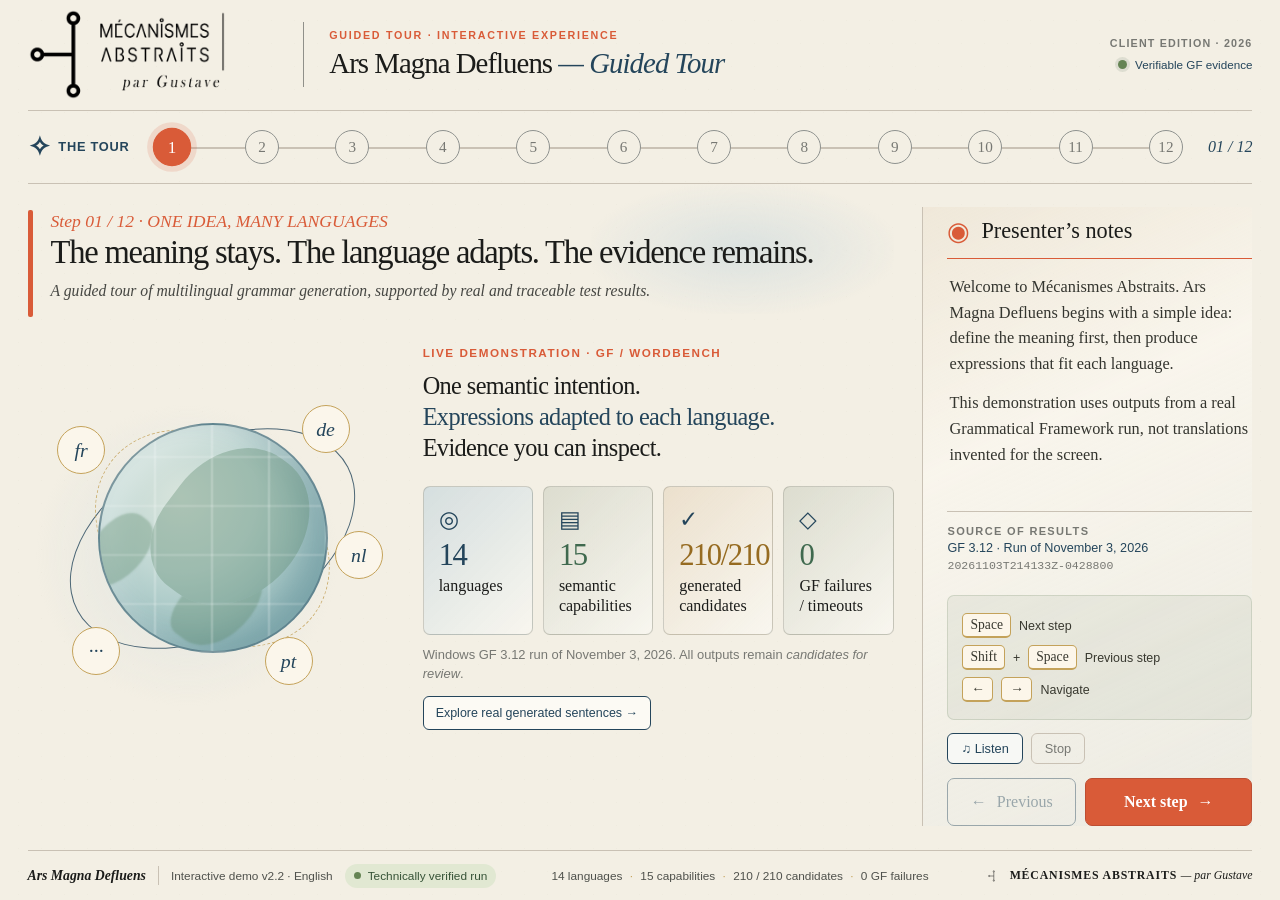
<file: console/static/tour.html>
<!doctype html>
<html lang="en">
<head>
  <meta charset="utf-8">
  <meta name="viewport" content="width=device-width,initial-scale=1">
  <meta name="theme-color" content="#F3EFE4">
  <meta name="description" content="Interactive client tour of Ars Magna Defluens by Mécanismes Abstraits, featuring real Grammatical Framework results.">
  <title>Ars Magna Defluens · Interactive Guided Tour — Mécanismes Abstraits</title>
  <link rel="icon" href="[data-uri]" type="image/svg+xml">
  <style>
:root {
  --paper:#F3EFE4;--paper-hi:#faf7f0;--paper-deep:#eae2d4;--ink:#1B1C1A;--blue:#24455B;--verm:#D95B38;--sage:#91A18C;--ochre:#C4A25A;--graphite:#777873;--line:#c9c1b4;--wash-blue:#C9D8DD;--wash-earth:#DFC7A6;
  --shadow:0 10px 38px rgba(46,42,32,.07);--font-sans:"Arial Narrow","Segoe UI",Arial,sans-serif;--font-serif:Georgia,"Times New Roman",serif
}
*,*::before,*::after{box-sizing:border-box}
html{background:var(--paper);scroll-behavior:smooth}
body{margin:0;color:var(--ink);background:var(--paper);font-family:var(--font-sans);min-height:100vh}
button,select,input{font:inherit}
button{cursor:pointer}
button:disabled{cursor:default;opacity:.42}
:focus-visible{outline:3px solid var(--verm);outline-offset:3px}
.paper-grain{pointer-events:none;position:fixed;inset:0;z-index:0;background-image:radial-gradient(rgba(123,111,87,.1) .48px,transparent .53px),radial-gradient(rgba(106,87,64,.09) .36px,transparent .5px);background-size:14px 14px,23px 23px;background-position:0 0,7px 9px;opacity:.27}
.app-shell{position:relative;z-index:1;width:min(100%,1740px);margin:auto;min-height:100vh;display:flex;flex-direction:column;padding:0 clamp(16px,2.15vw,42px)}
.topbar{min-height:111px;display:flex;align-items:center;gap:clamp(15px,2vw,34px);border-bottom:1px solid var(--line);padding:9px 0 11px}
.brand{flex:0 0 clamp(198px,19.5vw,295px);display:flex;align-items:center;max-height:87px;text-decoration:none}
.brand-logo{width:100%;height:91px;max-width:290px;object-fit:contain;object-position:left center}
.header-divider{height:65px;min-width:1px;background:var(--graphite);opacity:.8}
.product-title{min-width:0;flex:1}
.overline{font-size:.67rem;letter-spacing:.16em;font-weight:800;color:var(--verm);margin-bottom:7px}
.product-title h1{font-family:var(--font-serif);font-size:clamp(1.45rem,2.25vw,2.75rem);font-weight:500;letter-spacing:-.033em;line-height:1.1;margin:0;white-space:nowrap}
.product-title h1 em{font-weight:400;color:var(--blue)}
.top-status{display:flex;flex-direction:column;align-items:flex-end;gap:9px;min-width:173px;font-size:.73rem;color:var(--blue)}
.edition-mark{font-size:.67rem;letter-spacing:.11em;font-weight:700;color:var(--graphite)}
.status-line{display:flex;align-items:center;gap:8px;white-space:nowrap}
.status-dot{display:inline-block;flex:0 0 auto;width:9px;height:9px;border-radius:50%;background:#658454;box-shadow:0 0 0 3px rgba(145,161,140,.22)}
.progress-bar{display:flex;align-items:center;gap:25px;min-height:73px;border-bottom:1px solid var(--line)}
.progress-label{color:var(--blue);font-weight:800;white-space:nowrap;letter-spacing:.06em;font-size:.8rem;display:flex;align-items:center;gap:7px}
.compass{font-size:1.7rem;line-height:1}
.progress-steps{display:flex;position:relative;align-items:center;justify-content:space-between;gap:7px;flex:1}
.progress-steps::before{content:"";position:absolute;left:18px;right:18px;height:2px;top:50%;background:var(--line);z-index:-1}
.step-btn{width:34px;height:34px;display:grid;place-items:center;flex:0 0 auto;border-radius:50%;border:1.5px solid #8e918e;color:var(--graphite);background:var(--paper);font-family:var(--font-serif);font-size:.95rem;transition:background .2s,color .2s,transform .2s}
.step-btn.past{border-color:var(--blue);color:var(--blue)}
.step-btn.current{border-color:var(--verm);color:white;background:var(--verm);transform:scale(1.13);box-shadow:0 0 0 5px rgba(217,91,56,.15)}
.step-btn:hover:not(.current){border-color:var(--verm);color:var(--verm);background:#fffaf0}
.progress-count{white-space:nowrap;font-family:var(--font-serif);font-size:1rem;font-style:italic;color:var(--blue)}
.content-grid{display:grid;grid-template-columns:minmax(0,1fr) minmax(286px,330px);gap:clamp(20px,2.25vw,38px);flex:1;min-height:0;padding:23px 0 24px}
.main-stage{min-width:0;position:relative;overflow:visible;display:flex;flex-direction:column}
.stage-header{position:relative;padding:4px 0 0 23px;margin:0 0 19px;min-height:120px}
.stage-header:before{content:"";position:absolute;left:0;top:3px;bottom:10px;width:5px;border-radius:2px;background:var(--verm)}
.stage-header:after{content:"";pointer-events:none;z-index:-1;position:absolute;right:0;top:-23px;width:35%;height:130px;background:radial-gradient(ellipse at center,rgba(201,216,221,.57),transparent 74%)}
.stage-eyebrow{font-family:var(--font-serif);font-size:1.1rem;color:var(--verm);font-style:italic}
.stage-header h2{font-family:var(--font-serif);font-weight:500;letter-spacing:-.038em;font-size:clamp(1.88rem,2.55vw,3.35rem);line-height:1.06;margin:3px 0 10px}
.stage-lead{font-family:var(--font-serif);font-style:italic;font-size:clamp(.98rem,1.16vw,1.31rem);line-height:1.42;color:#454642;max-width:970px;margin:0}
.stage-body{flex:1;min-height:0;animation:enter .36s ease both}
@keyframes enter{from{opacity:.4;transform:translateY(9px)}to{opacity:1;transform:none}}
.panel{border:1px solid var(--line);background:rgba(252,249,242,.64);border-radius:8px;padding:19px;box-shadow:var(--shadow)}
.soft-panel{background:linear-gradient(115deg,rgba(201,216,221,.2),rgba(255,252,246,.65));border:1px solid rgba(96,118,124,.24);border-radius:8px;padding:20px}
.section-title{font-family:var(--font-serif);font-size:1.22rem;color:var(--blue);margin:0 0 12px;display:flex;align-items:center;gap:9px}
.section-title:after{content:"";flex:1;height:1px;background:var(--line);margin-left:9px}
.small-label{text-transform:uppercase;letter-spacing:.12em;font-weight:800;font-size:.69rem;color:var(--graphite)}
.narration-panel{background:linear-gradient(155deg,rgba(223,199,166,.17),rgba(255,252,245,.48) 35%,rgba(201,216,221,.16));border-left:1px solid var(--line);padding:8px 0 0 24px;display:flex;flex-direction:column;min-width:0}
.narration-heading{display:flex;gap:11px;align-items:center;padding-bottom:11px;border-bottom:1.5px solid var(--verm);color:var(--ink)}
.narration-heading h2{margin:0;font:500 1.39rem/1.16 var(--font-serif)}
.narration-icon{color:var(--verm);font-size:1.65rem}
.narration-body{font-family:var(--font-serif);font-size:1.02rem;line-height:1.57;color:#34352f;padding:15px 2px 9px;flex:1}
.narration-body p{margin:0 0 14px}
.narration-source{display:flex;flex-direction:column;gap:4px;border-top:1px solid var(--line);padding:13px 0;font-size:.79rem;color:var(--blue)}
.source-id{font-family:Consolas,"Courier New",monospace;font-size:.72rem;color:var(--graphite);word-break:break-all}
.keyboard-hint{background:rgba(145,161,140,.13);border:1px solid rgba(111,132,102,.21);border-radius:7px;padding:10px 14px;margin:10px 0 13px;font-size:.78rem;color:#38382f}
.keyboard-hint p{display:flex;align-items:center;gap:8px;margin:7px 0}
kbd{font-family:var(--font-serif);font-size:.85rem;display:inline-flex;min-width:31px;justify-content:center;padding:3px 7px;border:1px solid var(--ochre);border-bottom-width:2px;border-radius:5px;background:#fcf6ea}
.narration-actions{display:flex;align-items:center;gap:8px;margin:0 0 14px}
.soft-btn,.quiet-btn{border-radius:6px;padding:7px 13px;font-size:.8rem}
.soft-btn{border:1px solid var(--blue);background:#f7f8f5;color:var(--blue)}
.soft-btn:hover{background:#e1ebe9}
.quiet-btn{border:1px solid var(--line);background:transparent;color:var(--graphite)}
.nav-buttons{display:grid;grid-template-columns:1fr 1.3fr;gap:9px}
.nav-btn{border-radius:7px;min-height:48px;display:flex;align-items:center;justify-content:center;gap:10px;font-family:var(--font-serif);font-size:1rem;transition:background .2s,transform .15s}
.nav-btn:active{transform:scale(.98)}
.nav-prev{border:1px solid var(--blue);background:transparent;color:var(--blue)}
.nav-next{border:1px solid #bd4e32;background:var(--verm);color:white;font-weight:600}
.nav-next:hover:not(:disabled){background:#bd492a}
.footer{min-height:50px;display:flex;align-items:center;justify-content:space-between;gap:12px;border-top:1px solid var(--line);font-size:.74rem;color:#4f514c;white-space:nowrap}
.footer-left{display:flex;align-items:center;gap:12px}
.footer-left strong{font-family:var(--font-serif);color:var(--ink);font-size:.86rem;font-style:italic;white-space:nowrap}
.foot-rule{height:19px;border-left:1px solid var(--line)}
.status-pill{background:#e1e8d2;color:#365337;border-radius:20px;padding:5px 9px;display:inline-flex;align-items:center;gap:7px}
.status-pill .status-dot{width:7px;height:7px;box-shadow:none}
.footer-center span{color:var(--ochre);padding:0 4px}
.footer-brand{display:flex;align-items:center;gap:7px;color:var(--ink);font-family:var(--font-serif);letter-spacing:.07em;font-weight:600}
.footer-brand img{width:19px;height:24px;object-fit:contain}
.footer-brand em{font-weight:400;letter-spacing:0;white-space:nowrap}
/* Components shared across steps */
.hero-grid{display:grid;grid-template-columns:minmax(0,.88fr) minmax(0,1.12fr);gap:25px;align-items:center}
.poster-diagram{position:relative;min-height:350px;display:grid;place-items:center;background:radial-gradient(circle at 43% 55%,rgba(201,216,221,.44),transparent 53%);overflow:hidden}
.orbit{position:absolute;width:83%;height:54%;border:1.4px solid var(--blue);border-radius:50%;transform:rotate(-28deg);opacity:.8}
.orbit.two{transform:rotate(37deg);height:55%;width:69%;border-color:var(--ochre);border-style:dashed}
.globe{width:230px;height:230px;border-radius:50%;border:2px solid rgba(36,69,91,.45);box-shadow:inset -22px -12px 30px rgba(33,75,99,.18),inset 15px 13px 25px rgba(255,255,255,.32);background:radial-gradient(circle at 36% 32%,#d8e4dc 0%,#c0d7d3 36%,#91b9ba 75%,#8baeb5 100%);position:relative;overflow:hidden}
.globe:before{content:"";position:absolute;width:135px;height:170px;left:65px;top:18px;border-radius:52% 49% 58% 40%;background:rgba(97,140,112,.37);transform:rotate(37deg);box-shadow:-78px 88px 2px -42px rgba(97,140,112,.37),34px 67px 2px -34px rgba(97,140,112,.4)}
.globe:after{content:"";position:absolute;inset:0;border-radius:50%;background:repeating-linear-gradient(90deg,transparent 0px,transparent 53px,rgba(255,255,255,.25) 55px,transparent 57px),repeating-linear-gradient(0deg,transparent 0px,transparent 45px,rgba(255,255,255,.19) 47px,transparent 49px)}
.orbit-label{position:absolute;border:1px solid var(--ochre);border-radius:50%;width:48px;height:48px;background:#fbf6eb;display:grid;place-items:center;font:italic 1.24rem var(--font-serif);color:var(--blue)}
.orbit-label.a{left:8%;top:18%}.orbit-label.b{right:13%;top:12%}.orbit-label.c{right:4%;top:48%}.orbit-label.d{right:23%;bottom:8%}.orbit-label.e{left:12%;bottom:11%}
.hero-statement{font-family:var(--font-serif);font-size:clamp(1.33rem,1.9vw,2.3rem);line-height:1.27;letter-spacing:-.025em;margin:4px 0 22px}
.hero-statement strong{color:var(--blue);font-weight:500}
.kicker{color:var(--verm);font-weight:800;letter-spacing:.13em;font-size:.73rem;margin-bottom:12px}
.metric-grid{display:grid;grid-template-columns:repeat(4,minmax(0,1fr));gap:10px}
.metric{border:1px solid rgba(123,125,108,.34);border-radius:7px;padding:18px 15px;background:rgba(247,250,248,.65);min-height:138px}
.metric.blue{background:linear-gradient(135deg,rgba(201,216,221,.72),rgba(251,250,245,.63))}.metric.green{background:linear-gradient(135deg,rgba(145,161,140,.23),rgba(251,250,245,.64))}.metric.gold{background:linear-gradient(135deg,rgba(223,199,166,.37),rgba(251,250,245,.65))}
.metric-icon{color:var(--blue);font-size:1.45rem;display:block;height:29px}
.metric-value{font:500 clamp(1.6rem,2.4vw,2.6rem)/1.05 var(--font-serif);color:var(--blue);letter-spacing:-.05em;margin:5px 0}
.metric.gold .metric-value{color:#966b21}.metric.green .metric-value{color:#3f694e}
.metric-label{font:1rem/1.25 var(--font-serif)}
.proof-tag{display:inline-flex;align-items:center;gap:7px;padding:6px 10px;border-radius:22px;font-size:.73rem;border:1px solid #a7b0a7;background:#edf1e7;color:#40583e;white-space:nowrap}
.proof-tag::before{content:"✓";color:#557a4c;font-weight:700}
.proof-tag.amber{color:#91601a;border-color:#d2b07a;background:#fcf2df}.proof-tag.amber::before{content:"≋";color:#a57c25}
.inline-note{font-size:.81rem;line-height:1.45;color:var(--graphite);margin-top:11px}
.two-columns{display:grid;grid-template-columns:1.04fr .96fr;gap:17px}
.three-columns{display:grid;grid-template-columns:repeat(3,minmax(0,1fr));gap:13px}
.feature-card{border:1px solid var(--line);border-radius:8px;padding:21px 20px;background:rgba(251,248,241,.72);min-height:165px}
.feature-glyph{font-size:1.7rem;color:var(--blue)}
.feature-card h3{font:500 1.32rem var(--font-serif);margin:10px 0 7px}
.feature-card p{font-size:.88rem;line-height:1.57;color:#575853;margin:0}
.feature-card .tag{color:var(--verm);font-size:.7rem;text-transform:uppercase;letter-spacing:.1em;font-weight:800}
.control-row{display:flex;align-items:center;gap:11px;flex-wrap:wrap;margin-bottom:12px}
.control-row label{font-size:.85rem;font-weight:700;color:var(--blue)}
.control-row select,.control-row input{height:40px;border:1px solid var(--line);background:#fcfaf5;border-radius:6px;color:var(--ink);padding:0 11px;min-width:220px;max-width:100%}
.small-btn{border:1px solid var(--blue);background:#fcfaf4;color:var(--blue);padding:9px 12px;border-radius:6px;font-size:.78rem}
.small-btn:hover{background:#e5eee9}
.examples-grid{display:grid;grid-template-columns:repeat(2,minmax(0,1fr));gap:9px}
.example-row{min-height:56px;display:flex;align-items:center;gap:11px;padding:10px 12px;border:1px solid rgba(119,120,115,.21);border-radius:6px;background:rgba(252,249,243,.8)}
.language-pill{min-width:42px;display:inline-grid;place-items:center;border-radius:5px;padding:5px 7px;background:#e3ebed;border:1px solid #c6d3d6;color:var(--blue);font:700 .75rem var(--font-sans)}
.example-text{font:italic clamp(.95rem,1.12vw,1.24rem)/1.28 var(--font-serif);flex:1;min-width:0;overflow-wrap:anywhere}
.example-row button{border:0;background:none;color:var(--graphite);font-size:1rem;padding:5px 7px;border-radius:4px}
.example-row button:hover{background:#e5eee9;color:var(--blue)}
.matrix-frame{overflow-x:auto;border:1px solid var(--line);border-radius:8px;background:rgba(252,250,245,.64)}
.matrix{border-collapse:collapse;min-width:770px;width:100%;font-size:.8rem}
.matrix th,.matrix td{border-bottom:1px solid rgba(119,120,115,.2);text-align:center;padding:9px 6px}
.matrix thead th{font-family:Consolas,"Courier New",monospace;color:var(--blue);background:#edf0e8;position:sticky;top:0}
.matrix th:first-child,.matrix td:first-child{text-align:left;white-space:nowrap;padding-left:14px}
.matrix td button{width:19px;height:19px;border:1px solid #75916b;border-radius:4px;background:#dce9d7;color:#496d3d;line-height:1;font-size:.73rem}
.matrix td button:hover{background:var(--blue);color:#fff;border-color:var(--blue)}
.matrix .picked{background:rgba(223,199,166,.31)}
.matrix-popup{margin-top:10px;padding:11px 14px;background:#e9efe9;border-left:3px solid var(--blue);font:italic 1rem var(--font-serif)}
.capability-tabs{display:flex;gap:7px;flex-wrap:wrap;margin:0 0 14px}
.pill-btn{background:rgba(250,247,241,.83);border:1px solid #c2c2b7;color:var(--blue);border-radius:22px;padding:8px 15px;font-size:.79rem}
.pill-btn.active{background:var(--blue);color:white;border-color:var(--blue)}
.capability-list{display:grid;grid-template-columns:repeat(3,minmax(0,1fr));gap:8px}
.capability-item{min-height:65px;padding:11px 12px;background:rgba(252,250,246,.85);border:1px solid var(--line);border-radius:6px;display:flex;align-items:center;gap:9px;text-align:left;color:var(--ink)}
.capability-item:hover,.capability-item.selected{border-color:var(--verm);background:#fffaf2}
.cap-number{font-family:var(--font-serif);font-style:italic;color:var(--verm);font-size:1.15rem}
.cap-name{font-size:.84rem;font-weight:700}
.capability-detail{margin-top:12px;padding:17px;border:1px solid rgba(36,69,91,.2);border-radius:6px;background:#ebefeb;font-size:.87rem}
.timeline-verb{display:grid;grid-template-columns:repeat(4,1fr);gap:12px;margin:16px 0 20px}
.verb-card{position:relative;background:#faf8f1;border-top:4px solid var(--blue);padding:16px 15px;border-radius:5px;box-shadow:var(--shadow)}
.verb-card:nth-child(2){border-top-color:var(--ochre)}.verb-card:nth-child(3){border-top-color:var(--sage)}.verb-card:nth-child(4){border-top-color:var(--verm)}
.verb-card h3{font:500 1.14rem var(--font-serif);margin:4px 0 7px}
.verb-card p{font-size:.81rem;color:#66665d;line-height:1.45;margin:0}
.repair-grid{display:grid;grid-template-columns:repeat(2,minmax(0,1fr));gap:10px}
.repair{border:1px solid var(--line);border-radius:7px;background:#fbf8f1;padding:13px 16px}
.repair h3{color:var(--blue);font-size:.8rem;letter-spacing:.07em;text-transform:uppercase;margin:0 0 10px}
.repair-line{display:flex;gap:10px;align-items:center;margin:7px 0;font-family:var(--font-serif);font-size:1.04rem}
.repair-line .old{text-decoration:line-through;color:#a2473a}.repair-line .new{color:#365e42;font-weight:600}
.repair-line small{color:var(--graphite);font-family:var(--font-sans);font-size:.72rem;min-width:47px}
.evidence-panel{padding:18px;border:1px solid var(--line);background:#f7f2e8;border-radius:8px}
.evidence-line{font:1.7rem/1.5 var(--font-serif);padding:16px 17px;border-left:4px solid var(--ochre);background:#fffdf9;margin:11px 0 17px;word-break:break-word}
.evidence-details{display:grid;grid-template-columns:repeat(2,1fr);gap:10px}
.evidence-details .d{background:rgba(201,216,221,.24);border-radius:5px;padding:11px;font-size:.84rem}
.evidence-details strong{display:block;color:var(--blue);margin-bottom:5px}
.architecture{display:flex;flex-direction:column;align-items:stretch;gap:10px;padding:15px}
.arch-node{display:flex;align-items:center;justify-content:space-between;gap:10px;padding:14px 16px;background:#fbf9f3;border:1px solid var(--line);border-radius:7px;text-align:left;color:var(--ink)}
.arch-node.active{border-color:var(--verm);background:#fff5e9}
.arch-node strong{font:500 1.18rem var(--font-serif);color:var(--blue)}
.arch-node small{color:#666760;font-size:.8rem}
.arch-arrow{text-align:center;color:var(--verm);font-size:1.3rem;line-height:1}
.roadmap{display:grid;grid-template-columns:repeat(3,minmax(0,1fr));gap:12px}
.roadmap-item{padding:19px;background:#fbf9f3;border:1px solid var(--line);border-radius:8px}
.roadmap-item .phase{color:var(--verm);font-family:var(--font-serif);font-size:1.8rem}
.roadmap-item h3{font:500 1.14rem var(--font-serif);margin:8px 0}
.roadmap-item p{color:#62635e;line-height:1.5;font-size:.84rem;margin:0}
.ending{position:relative;max-width:870px;margin:15px auto;display:flex;flex-direction:column;align-items:center;text-align:center;padding:28px}
.ending-mark{width:88px;height:88px;opacity:.7;margin:7px auto 17px}
.ending h3{font:500 clamp(1.9rem,3.5vw,4rem)/1.14 var(--font-serif);letter-spacing:-.04em;margin:8px 0 17px}
.ending h3 em{color:var(--blue)}
.ending p{font-family:var(--font-serif);font-size:1.1rem;line-height:1.5;color:#555a55}
.ending .buttons{display:flex;gap:10px;flex-wrap:wrap;justify-content:center;margin-top:19px}
.mini-tag{font-size:.71rem;display:inline-block;padding:5px 9px;border-radius:20px;background:rgba(201,216,221,.4);color:var(--blue)}
.noscript{padding:2rem;text-align:center;background:#f6dfd0;color:#a22}
@media(max-width:1200px){.content-grid{grid-template-columns:minmax(0,1fr) 270px;gap:18px}.narration-panel{padding-left:16px}.top-status{display:none}.footer-brand{display:none}.brand{flex-basis:185px}.hero-grid{grid-template-columns:.83fr 1.17fr}.globe{width:175px;height:175px}.poster-diagram{min-height:300px}.orbit-label{width:39px;height:39px}.metric{padding:12px}.metric-label{font-size:.82rem}}
@media(max-width:900px){.app-shell{padding:0 16px}.topbar{min-height:95px;gap:15px}.brand{flex:0 0 140px}.brand-logo{height:67px}.product-title h1{white-space:normal;font-size:1.65rem}.progress-bar{gap:12px}.progress-label{display:none}.step-btn{height:28px;width:28px;font-size:.8rem}.content-grid{display:block}.main-stage{min-height:400px}.narration-panel{margin-top:18px;border-left:0;border-top:1px solid var(--line);padding:17px 0 0}.narration-body{max-width:none}.narration-source,.keyboard-hint{display:none}.footer{flex-wrap:wrap;gap:8px;padding:12px 0}.footer-center{order:2;width:100%}.hero-grid{grid-template-columns:1fr}.poster-diagram{min-height:280px}.metric-grid{grid-template-columns:repeat(2,minmax(0,1fr))}}
@media(max-width:590px){.brand{flex-basis:104px}.brand-logo{height:58px}.header-divider{height:45px}.overline{font-size:.56rem}.product-title h1{font-size:1.2rem}.product-title h1 em{display:block}.progress-bar{min-height:64px}.progress-count{font-size:.72rem}.progress-steps{gap:3px}.progress-steps:before{left:9px;right:9px}.step-btn{width:19px;height:19px;font-size:.55rem;border-width:1px}.step-btn.current{box-shadow:0 0 0 3px rgba(217,91,56,.2)}.stage-header{padding-left:16px}.stage-header h2{font-size:1.85rem}.stage-eyebrow{font-size:.91rem}.three-columns,.two-columns,.examples-grid,.repair-grid,.timeline-verb,.roadmap,.capability-list{grid-template-columns:1fr}.metric-grid{grid-template-columns:repeat(2,minmax(0,1fr))}.metric{min-height:118px}.footer-left{flex-wrap:wrap}.footer-center{font-size:.68rem;white-space:normal}.evidence-details{grid-template-columns:1fr}}
@media(prefers-reduced-motion:reduce){*,*::before,*::after{animation:none!important;transition:none!important;scroll-behavior:auto!important}}

/* Vue de lecture GF / données originales : ne change jamais les preuves. */
.gf-raw-toggle { display:inline-flex; align-items:center; gap:9px; margin-left:auto; cursor:pointer; padding:8px 12px; border:1px solid #d5d4c8; border-radius:7px; font:600 .76rem/1.2 var(--font-sans); color:var(--blue); background:#f8f4e9; white-space:nowrap; }
.gf-raw-toggle input { width:16px; height:16px; margin:0; accent-color:var(--blue); cursor:pointer; }
.gf-raw-toggle:hover { background:#eaf0ed; border-color:#aabbb6; }
@media (max-width:740px) { .gf-raw-toggle { margin-left:0; white-space:normal; } }

</style>
</head>
<body>
<div class="paper-grain" aria-hidden="true"></div>
<div class="app-shell" id="app">
  <header class="topbar">
    <a href="#" class="brand" id="brandLink" aria-label="Mécanismes Abstraits — return to the start of the tour">
      <img src="[data-uri]" alt="Mécanismes Abstraits, par Gustave" class="brand-logo">
    </a>
    <span class="header-divider" aria-hidden="true"></span>
    <div class="product-title">
      <div class="overline">GUIDED TOUR · INTERACTIVE EXPERIENCE</div>
      <h1>Ars Magna Defluens <em>— Guided Tour</em></h1>
    </div>
    <div class="top-status">
      <span class="edition-mark">CLIENT EDITION · 2026</span>
      <span class="status-line"><span class="status-dot"></span> Verifiable GF evidence</span>
    </div>
  </header>

  <nav class="progress-bar" aria-label="Tour steps">
    <span class="progress-label"><span class="compass" aria-hidden="true">✧</span> THE TOUR</span>
    <div class="progress-steps" id="progressSteps"></div>
    <span class="progress-count" id="progressCount">01 / 12</span>
  </nav>

  <div class="content-grid">
    <main id="mainStage" class="main-stage" tabindex="-1" aria-label="Step content"></main>
    <aside class="narration-panel" aria-label="Presenter commentary">
      <div class="narration-heading"><span class="narration-icon" aria-hidden="true">◉</span><h2>Presenter’s notes</h2></div>
      <div class="narration-body" id="narrationText" aria-live="polite"></div>
      <div class="narration-source">
        <span class="small-label">SOURCE OF RESULTS</span>
        <span>GF 3.12 · Run of November 3, 2026</span>
        <span class="source-id">20261103T214133Z-0428800</span>
      </div>
      <div class="keyboard-hint">
        <p><kbd>Space</kbd> Next step</p>
        <p><kbd>Shift</kbd> + <kbd>Space</kbd> Previous step</p>
        <p><kbd>←</kbd> <kbd>→</kbd> Navigate</p>
      </div>
      <div class="narration-actions">
        <button id="speakBtn" class="soft-btn" type="button" aria-label="Read the commentary aloud">♫ <span>Listen</span></button>
        <button id="stopBtn" class="quiet-btn" type="button" aria-label="Stop voice playback">Stop</button>
      </div>
      <div class="nav-buttons">
        <button id="prevBtn" type="button" class="nav-btn nav-prev">← <span>Previous</span></button>
        <button id="nextBtn" type="button" class="nav-btn nav-next"><span>Next step</span> <span aria-hidden="true">→</span></button>
      </div>
    </aside>
  </div>

  <footer class="footer">
    <div class="footer-left"><strong>Ars Magna Defluens</strong><span class="foot-rule"></span><span>Interactive demo v2.2 · English</span><span class="status-pill"><span class="status-dot"></span> Technically verified run</span></div>
    <div class="footer-center">14 languages <span>·</span> 15 capabilities <span>·</span> 210 / 210 candidates <span>·</span> 0 GF failures</div>
    <div class="footer-brand"><img src="[data-uri]" alt="" aria-hidden="true"><span>MÉCANISMES ABSTRAITS <em>— par Gustave</em></span></div>
  </footer>
</div>
<noscript><p class="noscript">This interactive tour requires JavaScript. Open this file in Edge, Chrome, or Firefox with JavaScript enabled.</p></noscript>
<script>
window.DEFLUENS_DATA={"langs":["Eng","Fre","Spa","Ger","Dut","Swe","Dan","Nor","Nno","Fin","Est","Afr","Ita","Por"],"labels":{"Eng":"English","Fre":"French","Spa":"Spanish","Ger":"German","Dut":"Dutch","Swe":"Swedish","Dan":"Danish","Nor":"Norwegian Bokmål","Nno":"Norwegian Nynorsk","Fin":"Finnish","Est":"Estonian","Afr":"Afrikaans","Ita":"Italian","Por":"Portuguese"},"rows":{"Eng":{"factual-present":"Mira is ready","past-event":"Mira arrived","past-state":"Mira was tired","future-reference":"Mira will return","factual-negation":"Mira isn't ready","temporal-order":"Mira rests after the meeting","condition-real":"if Mira arrives the device works","possibility":"Mira can return","source-attribution":"Mira says that the device is ready","quantity":"Mira carries two books","location":"Mira is in the house","instruction":"wait","prohibition":"don't wait","obligation":"you must wait","conditional-instruction":"wait if Mira arrives"},"Fre":{"factual-present":"Mira est prête","past-event":"Mira est arrivée","past-state":"Mira était fatiguée","future-reference":"Mira reviendra","factual-negation":"Mira n' &+ est pas prête","temporal-order":"Mira se repose après la réunion","condition-real":"si Mira arrive le dispositif fonctionne","possibility":"Mira peut revenir","source-attribution":"Mira dit que le dispositif est prêt","quantity":"Mira porte deux livres","location":"Mira est dans la maison","instruction":"attends","prohibition":"n' &+ attends pas","obligation":"tu dois attendre","conditional-instruction":"attends si Mira arrive"},"Spa":{"factual-present":"Mira está lista","past-event":"Mira ha llegado","past-state":"Mira estaba cansada","future-reference":"Mira volverá","factual-negation":"Mira no está lista","temporal-order":"Mira descansa después de la reunión","condition-real":"si Mira llega el dispositivo funciona","possibility":"Mira puede volver","source-attribution":"Mira dice que el dispositivo está listo","quantity":"Mira lleva dos libros","location":"Mira está en la casa","instruction":"espera","prohibition":"no esperes","obligation":"tú debes esperar","conditional-instruction":"espera si Mira llega"},"Ger":{"factual-present":"Mira ist bereit","past-event":"Mira kam an","past-state":"Mira war müde","future-reference":"Mira wird zurückkehren","factual-negation":"Mira ist nicht bereit","temporal-order":"Mira ruht nach der Besprechung","condition-real":"wenn Mira ankommt funktioniert das Gerät","possibility":"Mira kann zurückkehren","source-attribution":"Mira sagt , dass das Gerät bereit ist","quantity":"Mira trägt zwei Bücher","location":"Mira ist im Haus","instruction":"warte","prohibition":"warte nicht","obligation":"du musst warten","conditional-instruction":"warte wenn Mira ankommt"},"Dut":{"factual-present":"Mira is klaar","past-event":"Mira kwam aan","past-state":"Mira was moe","future-reference":"Mira zal terugkeren","factual-negation":"Mira is niet klaar","temporal-order":"Mira rust na de vergadering","condition-real":"als Mira aankomt werkt het apparaat","possibility":"Mira kan terugkeren","source-attribution":"Mira zegt dat het apparaat klaar is","quantity":"Mira draagt twee boeken","location":"Mira is in het huis","instruction":"wacht","prohibition":"wacht niet","obligation":"jij moet wachten","conditional-instruction":"wacht als Mira aankomt"},"Swe":{"factual-present":"Mira är redo","past-event":"Mira anlände","past-state":"Mira var trött","future-reference":"Mira ska återvända","factual-negation":"Mira är inte redo","temporal-order":"Mira vilar efter mötet","condition-real":"om Mira anländer fungerar apparaten","possibility":"Mira kan återvända","source-attribution":"Mira säger att apparaten är redo","quantity":"Mira bär två böcker","location":"Mira är i huset","instruction":"vänta","prohibition":"vänta inte","obligation":"du måste vänta","conditional-instruction":"vänta om Mira anländer"},"Dan":{"factual-present":"Mira er klar","past-event":"Mira ankom","past-state":"Mira var træt","future-reference":"Mira vil returnere","factual-negation":"Mira er ikke klar","temporal-order":"Mira hviler efter mødet","condition-real":"hvis Mira ankommer fungerer apparatet","possibility":"Mira kan returnere","source-attribution":"Mira siger at apparatet er klart","quantity":"Mira bærer to bøger","location":"Mira er i huset","instruction":"vent","prohibition":"vent ikke","obligation":"du må vente","conditional-instruction":"vent hvis Mira ankommer"},"Nor":{"factual-present":"Mira er klar","past-event":"Mira ankom","past-state":"Mira var trøtt","future-reference":"Mira vil returnere","factual-negation":"Mira er ikke klar","temporal-order":"Mira hviler etter møtet","condition-real":"hvis Mira ankommer virker apparatet","possibility":"Mira kan returnere","source-attribution":"Mira sier at apparatet er klart","quantity":"Mira bærer to bøker","location":"Mira er i huset","instruction":"vent","prohibition":"vent ikke","obligation":"du må vente","conditional-instruction":"vent hvis Mira ankommer"},"Nno":{"factual-present":"Mira er klar","past-event":"Mira kom","past-state":"Mira var trøytt","future-reference":"Mira vil returnere","factual-negation":"Mira er ikkje klar","temporal-order":"Mira kvilar etter møtet","condition-real":"viss Mira kjem verkar apparatet","possibility":"Mira kan returnere","source-attribution":"Mira seier at apparatet er klart","quantity":"Mira ber to bøker","location":"Mira er i huset","instruction":"vent","prohibition":"vent ikkje","obligation":"du må vente","conditional-instruction":"vent viss Mira kjem"},"Fin":{"factual-present":"Mira on valmis","past-event":"Mira saapui","past-state":"Mira oli väsynyt","future-reference":"Mira palaa","factual-negation":"Mira ei ole valmis","temporal-order":"Mira lepää kokouksen jälkeen","condition-real":"jos Mira saapuu laite toimii","possibility":"Mira voi palata","source-attribution":"Mira sanoo , että laite on valmis","quantity":"Mira kantaa kaksi kirjaa","location":"Mira on talossa","instruction":"odota","prohibition":"älä odota","obligation":"sinun täytyy odottaa","conditional-instruction":"odota jos Mira saapuu"},"Est":{"factual-present":"Mira on valmis","past-event":"Mira saabus","past-state":"Mira oli väsinud","future-reference":"Mira naaseb","factual-negation":"Mira ei ole valmis","temporal-order":"Mira puhkab koosoleki järel","condition-real":"kui Mira saabub seade töötab","possibility":"Mira võib naast &+ a","source-attribution":"Mira ütleb et seade on valmis","quantity":"Mira kannab kaks raamatut","location":"Mira on majas","instruction":"oota","prohibition":"ära oota","obligation":"sina pead ootam &+ a","conditional-instruction":"oota kui Mira saabub"},"Afr":{"factual-present":"Mira is gereed","past-event":"Mira het aangekom","past-state":"Mira was moeg","future-reference":"Mira sal terugkeer","factual-negation":"Mira is nie gereed nie","temporal-order":"Mira rus na die vergadering","condition-real":"as Mira aankom werk die toestel","possibility":"Mira kan terugkeer","source-attribution":"Mira sê dat die toestel gereed is","quantity":"Mira dra twee boeke","location":"Mira is in die huis","instruction":"wag","prohibition":"moenie wag nie","obligation":"jy moet wag","conditional-instruction":"wag as Mira aankom"},"Ita":{"factual-present":"Mira è pronta","past-event":"Mira è arrivata","past-state":"Mira era stanca","future-reference":"Mira tornerà","factual-negation":"Mira non è pronta","temporal-order":"Mira riposa dopo la riunione","condition-real":"se Mira arriva il dispositivo funziona","possibility":"Mira può tornare","source-attribution":"Mira dice che il dispositivo è pronto","quantity":"Mira porta due libri","location":"Mira è nella casa","instruction":"aspetta","prohibition":"non aspettare","obligation":"tu devi aspettare","conditional-instruction":"aspetta se Mira arriva"},"Por":{"factual-present":"Mira está pronta","past-event":"Mira chegou","past-state":"Mira estava cansada","future-reference":"Mira voltará","factual-negation":"Mira não está pronta","temporal-order":"Mira descansa depois da reunião","condition-real":"se Mira chega o dispositivo funciona","possibility":"Mira pode voltar","source-attribution":"Mira diz que o dispositivo está pronto","quantity":"Mira carrega dois livros","location":"Mira está na casa","instruction":"espere","prohibition":"não espere","obligation":"você deve esperar","conditional-instruction":"espere se Mira chegar"}},"capabilities":[["factual-present","Present fact","Facts"],["past-event","Past event","Time"],["past-state","Past state","Time"],["future-reference","Future reference","Time"],["factual-negation","Factual negation","Facts"],["temporal-order","Temporal ordering","Logic"],["condition-real","Real condition","Logic"],["possibility","Possibility","Modality"],["source-attribution","Source attribution","Information"],["quantity","Quantity","Information"],["location","Location","Information"],["instruction","Instruction","Instructions"],["prohibition","Prohibition","Instructions"],["obligation","Obligation","Instructions"],["conditional-instruction","Conditional instruction","Instructions"]],"summary":{"candidates":210,"failed":0,"timeouts":0,"elapsed":174,"batch_id":"20261103T214133Z-0428800","started_at":"2026-11-03T21:41:33.280666+00:00","gold_approved":false}};
</script>
<script>
/* Ars Magna Defluens — interactive guided tour v2.2 (English).
   Data: GF run 20261103T214133Z-0428800 (210 candidats / 14 langues).
   This demo does not pretend to connect to a live GF engine. */
(() => {
  'use strict';
  const D = window.DEFLUENS_DATA;
  if (!D || !Array.isArray(D.langs) || D.langs.length !== 14) {
    document.getElementById('mainStage').textContent='Unable to load local GF evidence.';
    return;
  }
  const $ = id => document.getElementById(id);
  const h = s => String(s ?? '').replace(/[&<>"']/g,c=>({'&':'&amp;','<':'&lt;','>':'&gt;','"':'&quot;',"'":'&#39;'}[c]));
  const langs=D.langs;
  const caps=D.capabilities.map(([id,label,group])=>({id,label,group}));
  const findCap=id=>caps.find(x=>x.id===id)||caps[0];
  const capGroups=[...new Set(caps.map(x=>x.group))];
  // GF uses &+ to join adjacent tokens: n' &+ est -> n'est.
  // This transformation affects presentation ONLY, never D.rows,
  // which holds the verbatim GF outputs used as evidence.
  function normalizeGFText(value){
    return String(value ?? '').replace(/[\s\u00a0]*&\+[\s\u00a0]*/g,'');
  }
  const getRawSentence=(lang,id)=>D.rows[lang]?.[id]||'—';
  const getSentence=(lang,id)=>rawMode?getRawSentence(lang,id):normalizeGFText(getRawSentence(lang,id));
  const sampleCaps=['past-event','future-reference','conditional-instruction','quantity','location'];
  let slide=0,activeCap='past-event',selectedLanguage='Fre',group='All',voiceOn=false,rawMode=false,matrixSelection=null;
  const narration=[
    "Welcome to Mécanismes Abstraits. Ars Magna Defluens begins with a simple idea: define the meaning first, then produce expressions that fit each language. This demonstration uses outputs from a real Grammatical Framework run, not translations invented for the screen.",
    "The underlying principle is to separate what we mean from how we say it. A past event can take different grammatical forms in French, German, and Estonian. We do not force every language to share one grammar. We ask each construction to preserve the same semantic intent.",
    "Here is the technical result of the latest run: 14 languages and 15 scenarios per language, giving 210 generated candidates with no GF failures and no timeouts. This demonstrates successful generation. It does not constitute full linguistic certification.",
    "Now let's explore actual generated sentences. Choose a semantic capability and compare the exact GF outputs across all fourteen languages. Agreement, auxiliaries, and word order vary, while the intent stays consistent. You can also copy any sentence.",
    "This matrix contains the 210 scenarios from the run. Each green square corresponds to one GF-generated candidate in a particular language. Green does not mean a native speaker has approved the sentence. Click any square to inspect its sentence and intended meaning.",
    "Our practical contract defines fifteen capabilities: factual statements, useful time references, negation, conditions, possibility, attribution, quantity, location, and instructions. Select a category to examine the scope. We deliberately avoid claiming coverage of every possible verb tense.",
    "Our tense framework is intentionally limited. We distinguish present facts, past events, past states, and future reference. Every language can choose appropriate morphological and syntactic resources to convey these meanings. There is no requirement to mirror a universal conjugation table.",
    "WordBench also makes correction measurable. These before-and-after examples come from successive development cycles and the latest GF run. The improvements are real grammatical changes: a suitable auxiliary or an irregular verb already available in the RGL can change the generated sentence.",
    "A credible demonstration shows its evidence. We retain raw outputs, GF diagnostics, and file hashes. The GF token-joining marker ampersand-plus may appear in a raw French output. The readable view joins those tokens, while the exact original output remains available for audit.",
    "Each component of the ecosystem has a clear responsibility. The RGL supplies grammatical resources. WordBench executes tests and captures evidence. Observatory makes the results observable. Ars Magna Defluens coordinates semantic intentions and workflows. Click the layers to inspect their roles.",
    "Our next challenge is not to repeat one sentence forever. We want to test more variations of each capability: five examples multiplied by fifteen capabilities and fourteen languages, for a proposed total of 1,050 scenarios. That is a plan for generalization, not a campaign already completed.",
    "That is the Ars Magna Defluens proposition: an explicit semantic intention, a language-appropriate realization, and inspectable evidence. Technical generation has been demonstrated for this fourteen-language run. Broader semantic review and tests using new examples remain the next steps. Thank you for joining the tour."
];
  const meta=[
    [
        "ONE IDEA, MANY LANGUAGES",
        "The meaning stays. The language adapts. The evidence remains.",
        "A guided tour of multilingual grammar generation, supported by real and traceable test results."
    ],
    [
        "THE VALUE PROPOSITION",
        "Build meaning before composing sentences.",
        "Shared semantic intentions with grammatical choices that belong to each language."
    ],
    [
        "TECHNICAL RESULTS",
        "A complete run. Measurable evidence.",
        "GF 3.12 executed all 210 scenarios, with no failures or timeouts."
    ],
    [
        "MULTILINGUAL DEMONSTRATION",
        "One intention, fourteen realizations.",
        "Explore real GF sentences, switch capabilities, and copy the outputs."
    ],
    [
        "THE COVERAGE MATRIX",
        "Two hundred and ten scenarios, individually inspectable.",
        "Click any scenario to see its exact sentence."
    ],
    [
        "A DELIBERATE SCOPE",
        "Fifteen practical semantic capabilities. No unnecessary expansion.",
        "The useful minimum for encyclopedic facts and instructions, while allowing equivalent formulations."
    ],
    [
        "OUR TENSE FRAMEWORK",
        "Four temporal distinctions, not a universal conjugation table.",
        "Preserve the meaning, without demanding identical verb tenses in every language."
    ],
    [
        "CONTINUOUS IMPROVEMENT",
        "Correct grammatical constructions at the source.",
        "RGL resources and language adapters allow real improvements."
    ],
    [
        "TRACEABILITY AND TRUST",
        "Original GF outputs always remain available.",
        "A polished demo must never conceal the original evidence or treat a candidate as approved gold."
    ],
    [
        "THE ARCHITECTURE",
        "One ecosystem. Four clear responsibilities.",
        "Each component contributes to generation, observation, or orchestration."
    ],
    [
        "WHAT COMES NEXT",
        "Generalize, rather than merely repeat.",
        "Test multiple examples per capability to measure actual robustness."
    ],
    [
        "THE PROMISE",
        "Structure makes language explainable.",
        "A demonstration grounded in technical evidence, an open architecture, and realistic scope."
    ]
];
  const steps=Array.from({length:12},(_,i)=>i);
  function tag(c,variant=''){return `<span class="proof-tag ${variant}">${h(c)}</span>`;}
  function metrics(){return `<div class="metric-grid">
    <div class="metric blue"><span class="metric-icon">◎</span><div class="metric-value">14</div><div class="metric-label">languages</div></div>
    <div class="metric green"><span class="metric-icon">▤</span><div class="metric-value">15</div><div class="metric-label">semantic capabilities</div></div>
    <div class="metric gold"><span class="metric-icon">✓</span><div class="metric-value">210/210</div><div class="metric-label">generated candidates</div></div>
    <div class="metric green"><span class="metric-icon">◇</span><div class="metric-value">0</div><div class="metric-label">GF failures / timeouts</div></div>
  </div>`;}
  function globe(){return `<div class="poster-diagram" role="img" aria-label="Orbit diagram of the multilingual grammar engine connecting languages">
      <div class="orbit"></div><div class="orbit two"></div><div class="globe"></div>
      <span class="orbit-label a">fr</span><span class="orbit-label b">de</span><span class="orbit-label c">nl</span><span class="orbit-label d">pt</span><span class="orbit-label e">···</span>
    </div>`;}
  function intro(){return `<div class="hero-grid">
    <div>${globe()}</div>
    <div><div class="kicker">LIVE DEMONSTRATION · GF / WORDBENCH</div>
      <p class="hero-statement">One semantic intention.<br><strong>Expressions adapted to each language.</strong><br>Evidence you can inspect.</p>
      ${metrics()}
      <p class="inline-note">Windows GF 3.12 run of November 3, 2026. All outputs remain <em>candidates for review</em>.</p>
      <button class="small-btn" id="introExplore" type="button">Explore real generated sentences →</button>
    </div></div>`;}
  function value(){return `<div class="three-columns">
    <div class="feature-card"><div class="feature-glyph">◉</div><div class="tag">01 · INTENT</div><h3>Meaning before words</h3><p>Fifteen documented semantic intentions form a shared functional contract across all pilot languages.</p></div>
    <div class="feature-card"><div class="feature-glyph">≋</div><div class="tag">02 · REALIZATION</div><h3>Each language has its own grammar</h3><p>GF constructions vary with available agreement, auxiliaries, paradigms, and word-order rules.</p></div>
    <div class="feature-card"><div class="feature-glyph">▣</div><div class="tag">03 · EVIDENCE</div><h3>Traceable outputs</h3><p>Every test preserves modules, source hashes, GF logs, and original sentences.</p></div>
  </div><div class="soft-panel" style="margin-top:15px"><h3 class="section-title">An architecture that respects languages</h3><p style="font-family:var(--font-serif);font-size:1.13rem;line-height:1.5;margin:0">A completed event can be expressed as « Mira est arrivée », « Mira kam an » ou « Mira het aangekom ». The grammatical forms differ, while the meaning remains recognizable.</p></div>`;}
  function results(){return `${metrics()}<div class="two-columns" style="margin-top:15px">
    <div class="soft-panel"><h3 class="section-title">What this run demonstrates</h3><p>14 languages × 15 scenarios, compiled and executed in GF 3.12. No scenario failed in this run.</p><p>${tag('210 candidates generated')} ${tag('0 timeouts')}</p></div>
    <div class="soft-panel"><h3 class="section-title">What this run does not yet prove</h3><p>It does not certify all 15 capabilities across every subject, lexicon, or context. No <code>.gold</code> reference has been independently approved.</p>${tag('Semantic coverage not certified','amber')}</div>
  </div>`;}
  function rawToggle(){return `<label class="gf-raw-toggle" for="rawModeToggle"><input type="checkbox" id="rawModeToggle" ${rawMode?'checked':''}> Show original GF output</label>`;}
  function examples(){return `<div class="panel">
    <div class="control-row"><label for="capSelect">Semantic intention</label><select id="capSelect">${caps.map(c=>`<option value="${h(c.id)}" ${c.id===activeCap?'selected':''}>${h(c.label)}</option>`).join('')}</select><span class="mini-tag">210 sentences generated by GF</span>${rawToggle()}</div>
    <h3 class="section-title">${h(findCap(activeCap).label)} <span style="font:italic .8rem var(--font-serif);color:var(--graphite)">· 14 languages</span></h3>
    <div class="examples-grid">${langs.map(code=>`<div class="example-row"><span class="language-pill" title="${h(D.labels[code])}">${h(code)}</span><span class="example-text">${h(getSentence(code,activeCap))}</span><button class="copy-btn" data-lang="${h(code)}" title="Copy sentence in ${h(D.labels[code])}" aria-label="Copy sentence ${h(code)}">⧉</button></div>`).join('')}</div>
    <p class="inline-note">By default, GF token-joining markers <code>&amp;+</code> are resolved for readability. Choose “Show original GF output” to see the untouched evidence. This changes the display, not the linguistic verdict.</p>
  </div>`;}
  function matrixDetail(){
    if(!matrixSelection)return `<strong>How to use:</strong> select any green square to inspect its GF sentence.`;
    const {lang,cap}=matrixSelection;
    return `<strong>${h(D.labels[lang])} · ${h(findCap(cap).label)} :</strong> ${h(getSentence(lang,cap))}`;
  }
  function matrix(){const short=Array.from({length:15},(_,i)=>('0'+(i+1)).slice(-2));return `<div class="panel"><div class="control-row"><h3 class="section-title" style="margin:0">GF coverage matrix 14 × 15 ${tag('210 generated candidates')}</h3>${rawToggle()}</div>
    <div class="matrix-frame"><table class="matrix"><thead><tr><th scope="col">Language</th>${short.map((x,i)=>`<th scope="col" title="${h(caps[i].label)}">${x}</th>`).join('')}</tr></thead>
    <tbody>${langs.map(l=>`<tr><td>${h(D.labels[l])}</td>${caps.map(c=>`<td><button type="button" class="matrix-cell ${matrixSelection?.lang===l&&matrixSelection?.cap===c.id?'picked':''}" data-lang="${h(l)}" data-cap="${h(c.id)}" title="${h(D.labels[l])} · ${h(c.label)}" aria-label="View ${h(c.label)} in ${h(D.labels[l])}">✓</button></td>`).join('')}</tr>`).join('')}</tbody></table></div>
    <div id="matrixDetail" class="matrix-popup" aria-live="polite">${matrixDetail()}</div>
    <p class="inline-note">Green indicates technical candidate generation, not linguistic certification. Token joins are resolved for readability; original GF outputs are still accessible.</p></div>`;}
  function capDetail(c){return `<strong>${h(c.label)}</strong> <span class="mini-tag">${h(c.group)}</span><br><span class="small-label">Real example · English</span> <span style="font:italic 1.08rem var(--font-serif)">${h(getSentence('Eng',c.id))}</span>`;}
  function capabilities(){return `<div class="panel"><div class="capability-tabs">${['All',...capGroups].map(n=>`<button class="pill-btn ${n===group?'active':''}" data-group="${h(n)}" type="button">${h(n)}</button>`).join('')}</div>
    <div class="capability-list">${caps.filter(c=>group==='All'||c.group===group).map(c=>`<button class="capability-item" data-cap="${h(c.id)}" type="button"><span class="cap-number">${String(caps.indexOf(c)+1).padStart(2,'0')}</span><span class="cap-name">${h(c.label)}</span></button>`).join('')}</div>
    <div id="capDetail" class="capability-detail">${capDetail(findCap(activeCap))}</div></div>`;}
  function verbs(){const vv=[['Present fact','Mira is ready','A present fact or state.'],['Past event','Mira est arrivée','An event situated in the past.'],['Past state','Mira était fatiguée','An earlier state.'],['Future reference','Mira will return','A future meaning expressed in a language-appropriate way.']];return `<div class="timeline-verb">${vv.map((v,i)=>`<div class="verb-card"><div class="small-label">0${i+1}</div><h3>${h(v[0])}</h3><div style="font:italic .95rem var(--font-serif);color:var(--blue);margin-bottom:8px">${h(v[1])}</div><p>${h(v[2])}</p></div>`).join('')}</div>
    <div class="soft-panel"><h3 class="section-title">Project rule</h3><p style="font:1.15rem/1.5 var(--font-serif);margin:0">We limit the <strong>required temporal distinctions</strong>. We do not attempt to cover every tense, mood, and aspect. A different idiomatic realization is acceptable when it preserves the intended meaning.</p></div>
    <p class="inline-note">Illustrations from the design and GF campaigns. “Mira était fatiguée” explains the framework; it is not a claim about this run’s exact output.</p>`;}
  function repairs(){const changes=[['French · past event','Mira a arrivé','Mira est arrivée'],['German · past event','Mira ankommte','Mira kam an'],['Afrikaans · obligation','jy moet te wag','jy moet wag'],['Portuguese · past event','Mira chegava','Mira chegou'],['Dutch · location','Mira is in de huis','Mira is in het huis'],['Danish · quantity','Mira bærer to boger','Mira bærer to bøger']];return `<div class="repair-grid">${changes.map(x=>`<article class="repair"><h3>${h(x[0])}</h3><div class="repair-line"><small>Before</small><span class="old">${h(x[1])}</span></div><div class="repair-line"><small>After</small><span class="new">${h(x[2])}</span></div></article>`).join('')}</div>
    <p class="inline-note">Before/after examples come from successive WordBench cycles. The “after” phrases were observed in supplied GF runs.</p>`;}
  function evidence(){return `<div class="two-columns">
    <div class="evidence-panel"><h3 class="section-title">Original GF output example</h3><div class="small-label">FRENCH · PROHIBITION · GF TOKEN MARKER</div><div id="rawText" class="evidence-line">n' &amp;+ attends pas</div>
      <div class="control-row"><label for="showNormalized"><input type="checkbox" id="showNormalized" style="min-width:0;width:17px;height:17px;vertical-align:middle"> Show readable form</label></div>
      <p class="inline-note">The display option never changes the underlying evidence; the original output stays available.</p></div>
    <div class="soft-panel"><h3 class="section-title">Every result is traceable</h3>
      <div class="evidence-details"><div class="d"><strong>Source GF</strong>Original modules and files</div><div class="d"><strong>Hashes</strong>SHA-256 of modules and scripts</div><div class="d"><strong>GF logs</strong>stdout and stderr retained</div><div class="d"><strong>Status</strong>candidate_for_review</div></div>
      <p style="margin:14px 0 0">${tag('Provenance retained')} ${tag('No approved gold','amber')}</p></div>
  </div>`;}
  const archInfo={
    'Ars Magna Defluens':'Orchestrates semantic intentions, languages, and test campaigns; defines the practical semantic contract.',
    'GF WordBench':'Builds scenarios, runs GF inside a controlled execution boundary, and archives outputs, logs, and hashes.',
    'GF / RGL':'Supplies grammatical categories, paradigms, morphosyntactic constructions, and lexical resources.',
    'GF Observatory':'Reads reports without changing them and presents technical status, evidence, and documented coverage.'
  };
  function architecture(){return `<div class="two-columns"><div class="architecture">
    <button type="button" class="arch-node active" data-arch="Ars Magna Defluens"><strong>Ars Magna Defluens</strong><small>Intentions and orchestration</small></button><div class="arch-arrow">↓</div>
    <button type="button" class="arch-node" data-arch="GF WordBench"><strong>GF WordBench</strong><small>Tests and evidence</small></button><div class="arch-arrow">↓</div>
    <button type="button" class="arch-node" data-arch="GF / RGL"><strong>GF / RGL</strong><small>Grammar and lexicon</small></button><div class="arch-arrow">↓</div>
    <button type="button" class="arch-node" data-arch="GF Observatory"><strong>GF Observatory</strong><small>Observing results</small></button>
    </div><div class="soft-panel"><h3 class="section-title">Selected component</h3><div id="archDetail" style="font:1.2rem/1.55 var(--font-serif)">${h(archInfo['Ars Magna Defluens'])}</div>
    <p class="inline-note">Select any component. Responsibilities are separate: the dashboard is not the compiler, and the tour does not modify the RGL.</p></div></div>`;}
  function roadmap(){return `<div class="roadmap"><div class="roadmap-item"><div class="phase">01 · Completed</div><h3>Reproducible baseline</h3><p>Fourteen languages, with fifteen scenarios each. All 210 scenarios generated candidates in the supplied run.</p></div>
    <div class="roadmap-item"><div class="phase">02 · In progress</div><h3>Quality and meaning</h3><p>Review language variants, document context-dependent cases, and maintain distinct linguistic references.</p></div>
    <div class="roadmap-item"><div class="phase">03 · Planned</div><h3>Generalization</h3><p>5 examples × 15 capabilities × 14 languages = 1,050 proposed scenarios, not yet executed.</p></div></div>
    <div class="soft-panel" style="margin-top:15px;text-align:center"><div class="metric-value" style="font-size:3rem;color:var(--blue)">1 050</div><div class="small-label">Proposed scope of the next campaign — not an achieved result</div></div>`;}
  function closing(){return `<div class="ending"><img class="ending-mark" src="[data-uri]" alt="Mécanismes Abstraits emblem"><span class="small-label">MÉCANISMES ABSTRAITS · PAR GUSTAVE</span><h3>The meaning stays.<br><em>The language adapts.</em><br>The evidence remains.</h3><p>Ars Magna Defluens: a multilingual grammar-generation foundation designed to be explainable, verifiable, and continuously improved.</p><p>${tag('210/210 GF candidates')} ${tag('Separate linguistic review','amber')}</p><div class="buttons"><button id="restartBtn" class="small-btn">↺ Restart the tour</button><button id="downloadBtn" class="small-btn">↓ Export run summary</button></div></div>`;}
  const renderers=[intro,value,results,examples,matrix,capabilities,verbs,repairs,evidence,architecture,roadmap,closing];
  function stopVoice(){if('speechSynthesis' in window)window.speechSynthesis.cancel();voiceOn=false;$('speakBtn').classList.remove('playing');$('speakBtn').querySelector('span').textContent='Listen';}
  function speak(){if(!('speechSynthesis' in window))return;stopVoice();const u=new SpeechSynthesisUtterance(narration[slide]);u.lang='en-US';u.rate=.96;const vs=speechSynthesis.getVoices();const fr=vs.find(x=>x.lang.toLowerCase()==='en-us')||vs.find(x=>x.lang.toLowerCase().startsWith('en'));if(fr)u.voice=fr;u.onend=u.onerror=()=>{voiceOn=false;$('speakBtn').querySelector('span').textContent='Listen'};speechSynthesis.speak(u);voiceOn=true;$('speakBtn').querySelector('span').textContent='Speaking…';}
  function go(i){const n=Math.max(0,Math.min(11,i));if(n===slide&&$('mainStage').innerHTML)return;stopVoice();slide=n;render();}
  function render(){const m=meta[slide];$('progressCount').textContent=String(slide+1).padStart(2,'0')+' / 12';
    $('progressSteps').innerHTML=steps.map(i=>`<button type="button" class="step-btn ${i<slide?'past':''} ${i===slide?'current':''}" data-jump="${i}" aria-label="Go to step ${i+1}" aria-current="${i===slide?'step':'false'}" title="${h(meta[i][1])}">${i+1}</button>`).join('');
    $('mainStage').innerHTML=`<header class="stage-header"><div class="stage-eyebrow">Step ${String(slide+1).padStart(2,'0')} / 12 · ${h(m[0])}</div><h2>${h(m[1])}</h2><p class="stage-lead">${h(m[2])}</p></header><div class="stage-body">${renderers[slide]()}</div>`;
    const narrationSentences=narration[slide].match(/[^.!?]+[.!?]?/g)||[narration[slide]];
    const paragraphs=[];for(let i=0;i<narrationSentences.length;i+=2)paragraphs.push(narrationSentences.slice(i,i+2).join(' ').trim());
    $('narrationText').innerHTML=paragraphs.map(x=>`<p>${h(x)}</p>`).join('');
    $('prevBtn').disabled=slide===0;$('nextBtn').querySelector('span').textContent=slide===11?'End of tour':'Next step';$('nextBtn').disabled=slide===11;
    document.querySelectorAll('[data-jump]').forEach(b=>b.addEventListener('click',()=>go(+b.dataset.jump)));
    setupSlide();document.title=`${String(slide+1).padStart(2,'0')} / 12 · Ars Magna Defluens — Mécanismes Abstraits`;
  }
  async function copyText(s){try{if(navigator.clipboard?.writeText){await navigator.clipboard.writeText(s);return true;}}catch(e){}try{const el=document.createElement('textarea');el.value=s;el.style.position='fixed';el.style.left='-9999px';document.body.appendChild(el);el.select();const ok=document.execCommand('copy');el.remove();return ok;}catch(e){return false;}}
  function setupSlide(){
    if(slide===0){$('introExplore').addEventListener('click',()=>go(3));}
    if(slide===3||slide===4){$('rawModeToggle').addEventListener('change',e=>{rawMode=e.target.checked;render();});}
    if(slide===3){$('capSelect').addEventListener('change',e=>{activeCap=e.target.value;render()});document.querySelectorAll('.copy-btn').forEach(b=>b.addEventListener('click',async()=>{const ok=await copyText(getSentence(b.dataset.lang,activeCap));b.textContent=ok?'✓':'!';b.title=ok?'Copied':'Copy failed';}));}
    if(slide===4){document.querySelectorAll('.matrix-cell').forEach(b=>b.addEventListener('click',()=>{document.querySelectorAll('.matrix-cell').forEach(c=>c.classList.remove('picked'));b.classList.add('picked');const l=b.dataset.lang,c=b.dataset.cap;matrixSelection={lang:l,cap:c};$('matrixDetail').innerHTML=matrixDetail();}));}
    if(slide===5){document.querySelectorAll('[data-group]').forEach(b=>b.addEventListener('click',()=>{group=b.dataset.group;render()}));document.querySelectorAll('.capability-item').forEach(b=>b.addEventListener('click',()=>{activeCap=b.dataset.cap;document.querySelectorAll('.capability-item').forEach(x=>x.classList.toggle('selected',x===b));$('capDetail').innerHTML=capDetail(findCap(activeCap));}));}
    if(slide===8){$('showNormalized').addEventListener('change',e=>{$('rawText').textContent=e.target.checked?normalizeGFText(getRawSentence('Fre','prohibition')):getRawSentence('Fre','prohibition');});}
    if(slide===9){document.querySelectorAll('.arch-node').forEach(b=>b.addEventListener('click',()=>{document.querySelectorAll('.arch-node').forEach(x=>x.classList.toggle('active',x===b));$('archDetail').textContent=archInfo[b.dataset.arch];}));}
    if(slide===11){$('restartBtn').addEventListener('click',()=>go(0));$('downloadBtn').addEventListener('click',()=>{const sum={source:'GF WordBench',batch_id:D.summary.batch_id,languages:14,capabilities:15,candidates:D.summary.candidates,failures:D.summary.failed,timeouts:D.summary.timeouts,status:'candidate_for_review',semantic_coverage_verified:false,gold_approved:D.summary.gold_approved};const blob=new Blob([JSON.stringify(sum,null,2)],{type:'application/json;charset=utf-8'});const link=document.createElement('a');const url=URL.createObjectURL(blob);link.href=url;link.download='defluens_guided_tour_summary_en.json';link.click();setTimeout(()=>URL.revokeObjectURL(url),5000);});}
  }
  $('nextBtn').addEventListener('click',()=>go(slide+1));$('prevBtn').addEventListener('click',()=>go(slide-1));$('speakBtn').addEventListener('click',()=>voiceOn?stopVoice():speak());$('stopBtn').addEventListener('click',stopVoice);
  $('brandLink').addEventListener('click',e=>{e.preventDefault();go(0)});
  if(!('speechSynthesis' in window)){$('speakBtn').disabled=true;$('speakBtn').title='Speech playback is not available in this browser';$('stopBtn').disabled=true;}
  document.addEventListener('keydown',e=>{
    if(e.ctrlKey||e.metaKey||e.altKey)return;
    const tag=document.activeElement?.tagName;
    if(['INPUT','SELECT','TEXTAREA'].includes(tag))return;
    // Space advances the English-language tour even after clicking a button.
    // Enter remains available for activating focused buttons.
    if(e.code==='Space'&&e.shiftKey){e.preventDefault();go(slide-1)}
    else if(e.code==='Space'||e.code==='ArrowRight'||e.code==='PageDown'){e.preventDefault();go(slide+1)}
    else if(e.code==='ArrowLeft'||e.code==='PageUp'){e.preventDefault();go(slide-1)}
    else if(e.code==='Home'){e.preventDefault();go(0)}
    else if(e.code==='End'){e.preventDefault();go(11)}
    else if(e.code==='Escape'){stopVoice();}
  });
  window.addEventListener('beforeunload',stopVoice);
  // Expose a read-only, minimal navigation API for external QA tools.
  window.DefluensTour=Object.freeze({getStep:()=>slide+1,getDataCount:()=>Object.values(D.rows).reduce((n,x)=>n+Object.keys(x).length,0),normalizeGFText,getRawSentence,next:()=>go(slide+1),previous:()=>go(slide-1),goTo:n=>go(n-1)});
  render();
})();
</script>
</body>
</html>
</file>
